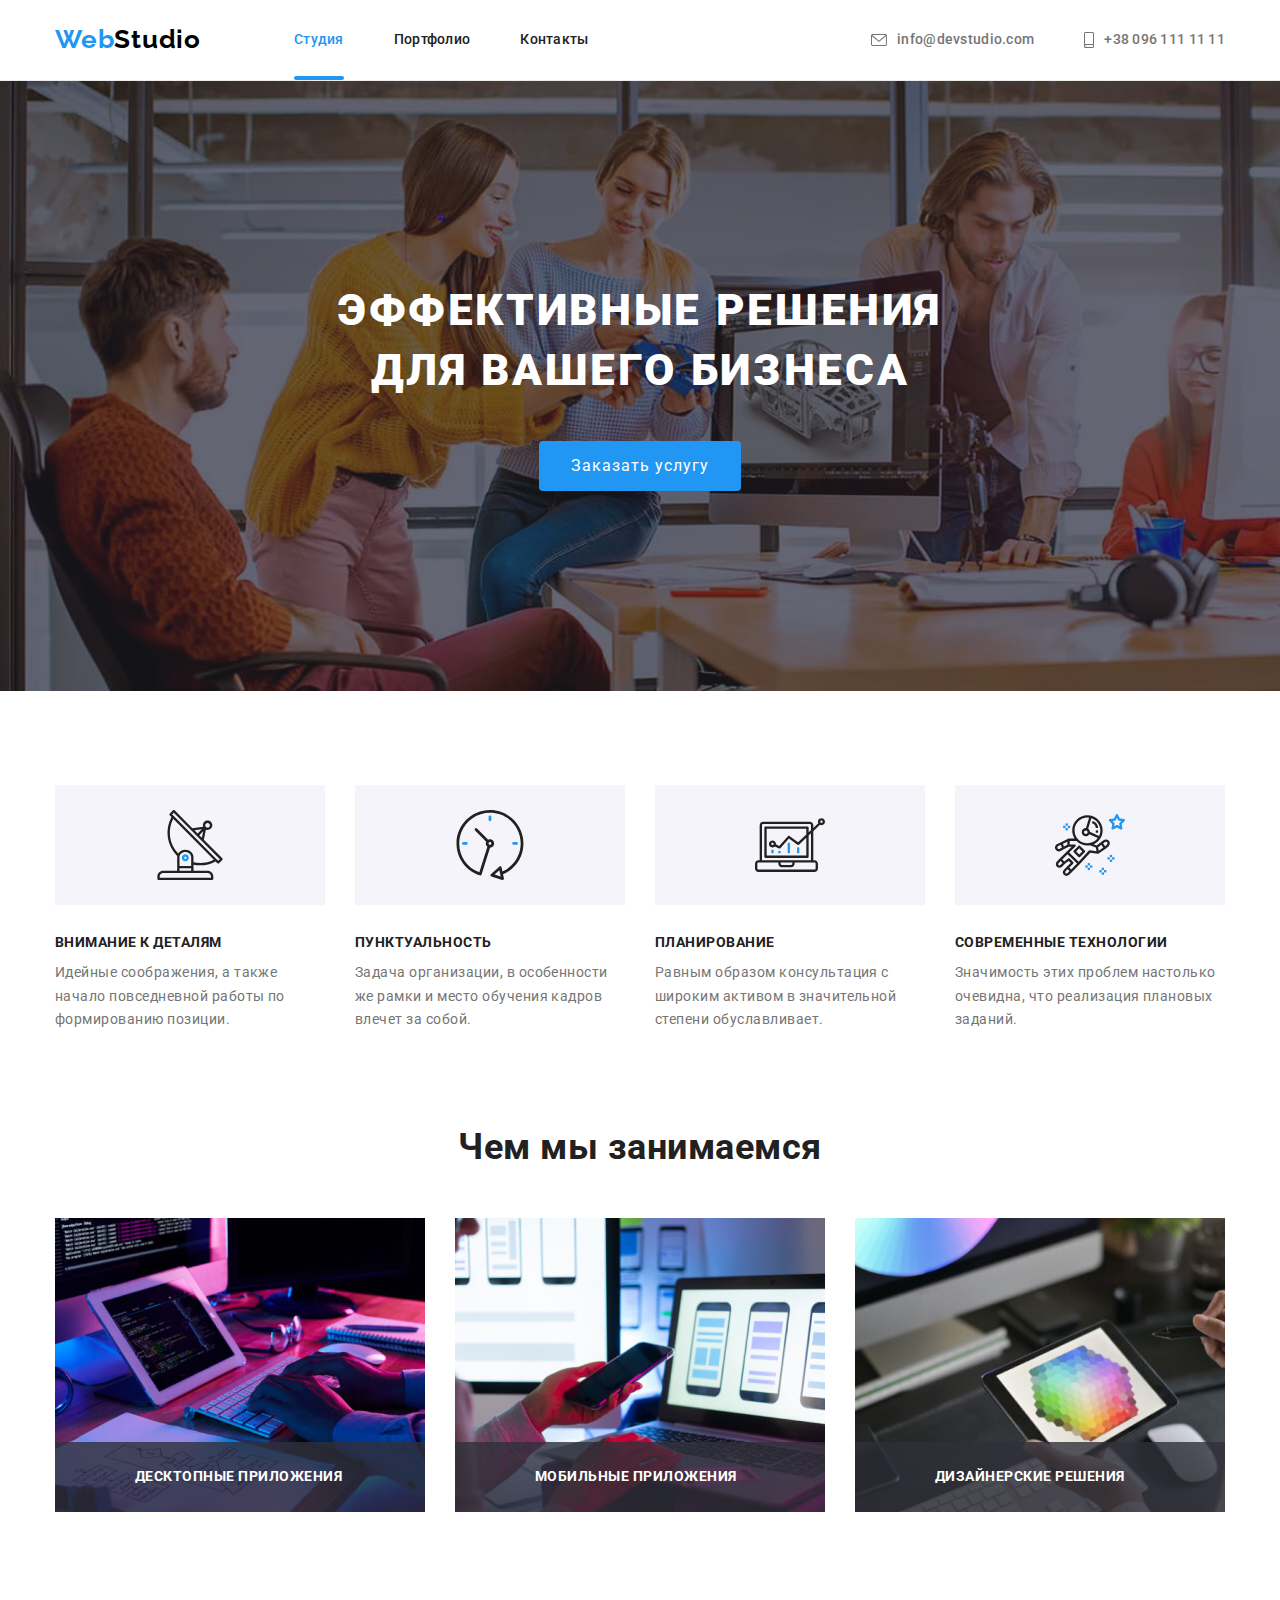
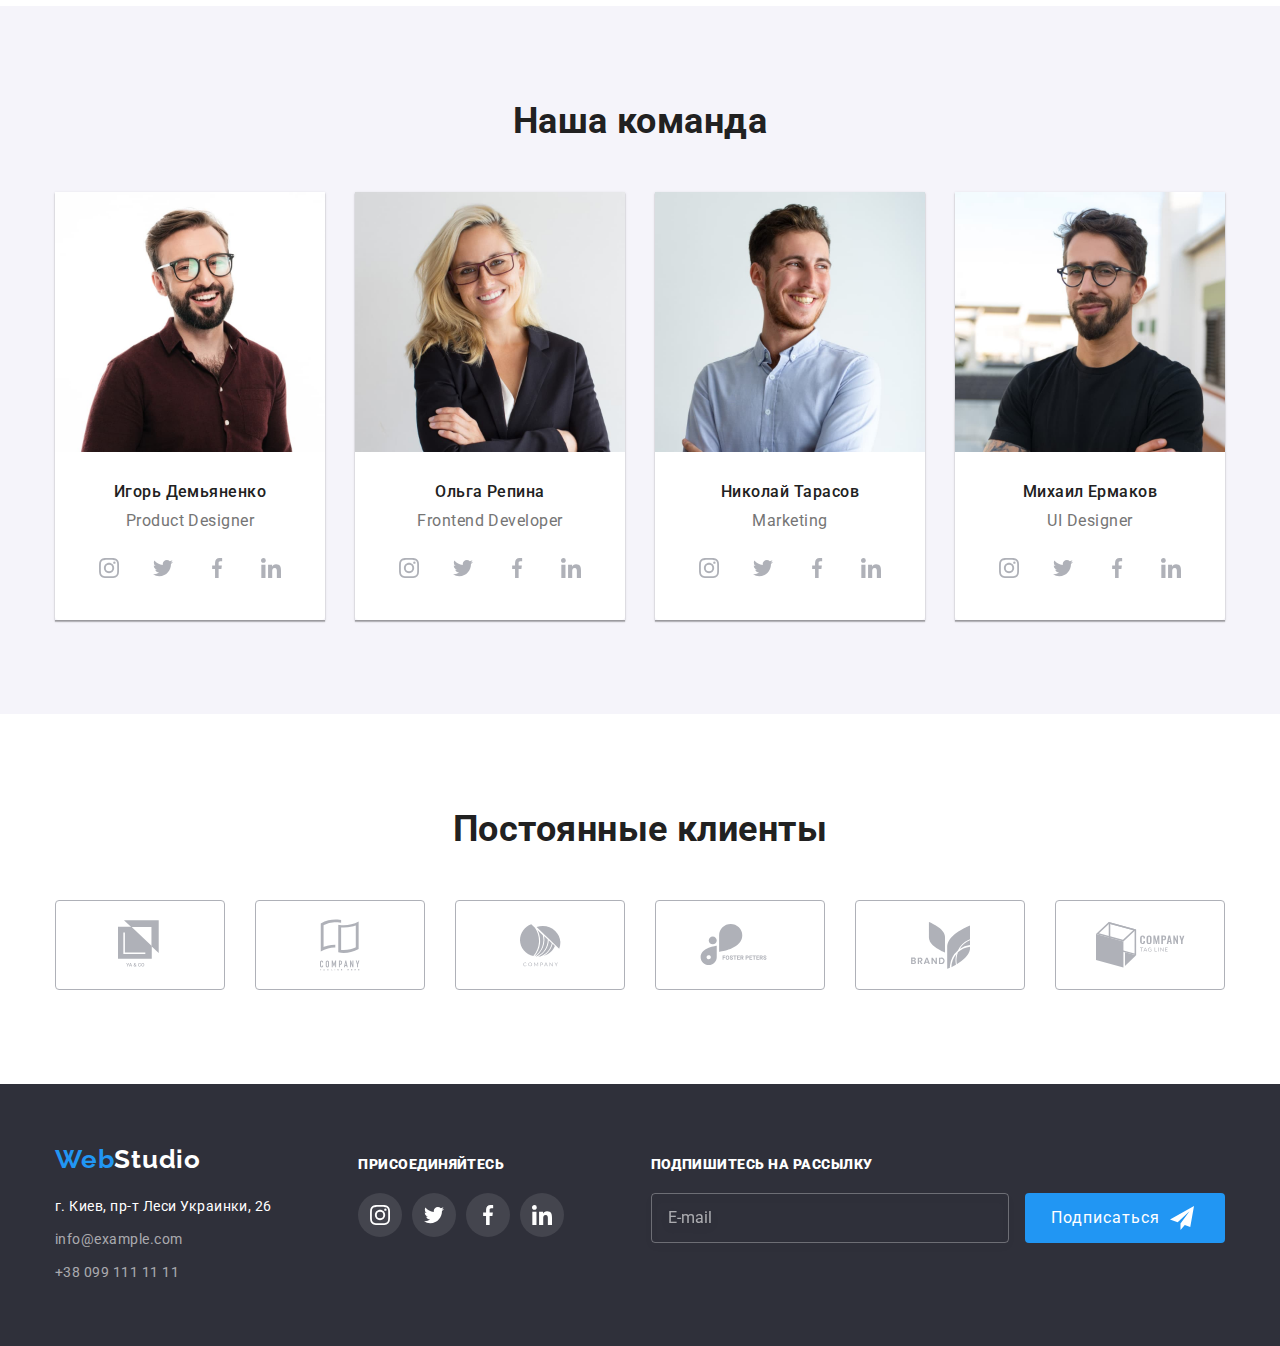
<file: index.html>
<!DOCTYPE html>
<html lang="ru">

<head>
  <meta charset="UTF-8" />
  <meta name="viewport" content="width=device-width, initial-scale=1.0" />
  <title>WebStudio</title>
  <link rel="stylesheet" href="https://cdnjs.cloudflare.com/ajax/libs/modern-normalize/1.0.0/modern-normalize.css">
  <link href="https://fonts.googleapis.com/css2?family=Raleway:wght@700&family=Roboto:wght@400;500;700;900&display=swap"
    rel="stylesheet">
  <link rel="stylesheet" href="./css/styles.css">
</head>

<body>
  <!-- Header -->
  <header class="header">
    <div class="container">
      <nav class="site-nav">
        <a class="logo" href="./index.html" aria-label="логотип вэб студии">Web<span
            class="header-logo">Studio</span></a>
        <ul class="nav-list list">
          <li class="item">
            <a class="link current" href="./index.html">Студия</a>
          </li>
          <li class="item">
            <a class="link" href="./portfolio.html">Портфолио</a>
          </li>
          <li class="item">
            <a class="link" href="">Контакты</a>
          </li>
        </ul>
      </nav>
      <address class="address-link address">
        <ul class="address-list list">
          <li class="item">
            <a class="link" href="mailto:info@devstudio.com">
              <svg class="header-icon" width="16" height="12">
                <use href="./images/sprite.svg#mail"></use>
              </svg>
              info@devstudio.com
            </a>
          </li>
          <li class="item">
            <a class="link" href="tel:+380961111111">
              <svg class="header-icon" width="10" height="16">
                <use href="./images/sprite.svg#phone"></use>
              </svg>
              +38 096 111 11 11
            </a>
          </li>
        </ul>
      </address>
    </div>
  </header>
  <!-- End header -->
  <main>
    <!-- Hero -->
    <section class="hero">
      <div class="container">
        <h1 class="hero-title">Эффективные решения для вашего бизнеса</h1>
        <button class="button" type="button" data-modal-open>Заказать услугу</button>
      </div>
    </section>
    <!-- About us -->
    <section class="section about">
      <div class="container">
        <h2 class="visually-hidden">О нас</h2>
        <ul class="about-list list">
          <li class="item about-item">
            <h3 class="about-subtitle">Внимание к деталям</h3>
            <p class="about-idea">Идейные соображения, а также начало повседневной работы по формированию позиции.</p>
          </li>
          <li class="item about-item">
            <h3 class="about-subtitle">Пунктуальность</h3>
            <p class="about-idea">Задача организации, в особенности же рамки и место обучения кадров влечет за собой.
            </p>
          </li>
          <li class="item about-item">
            <h3 class="about-subtitle">Планирование</h3>
            <p class="about-idea">Равным образом консультация с широким активом в значительной степени обуславливает.
            </p>
          </li>
          <li class="item about-item">
            <h3 class="about-subtitle">Современные технологии</h3>
            <p class="about-idea">Значимость этих проблем настолько очевидна, что реализация плановых заданий.</p>
          </li>
        </ul>
      </div>
    </section>
    <!-- what are we doing -->
    <section class="section works">
      <div class="container">
        <h2 class="title">Чем мы занимаемся</h2>
        <ul class="works-list list">
          <li class="item">
            <a href=""><img src="./images/what_are_we_doing/what_are_we_doing1.jpg"
                aria-label="фото процесса реализации" alt="фото процесса реализации" width="370" height="294"></a>
            <div class="works-wrapper">
              <h3 class="works-subtitle">
                Десктопные приложения
              </h3>
            </div>
          </li>
          <li class="item">
            <a href=""><img src="./images/what_are_we_doing/what_are_we_doing2.jpg"
                aria-label="фото процесса реализации" alt="фото процесса реализации" width="370" height="294"></a>
            <div class="works-wrapper">
              <h3 class="works-subtitle">
                Мобильные приложения
              </h3>
            </div>
          </li>
          <li class="item">
            <a href=""><img src="./images/what_are_we_doing/what_are_we_doing3.jpg"
                aria-label="фото процесса реализации" alt="фото процесса реализации" width="370" height="294"></a>
            <div class="works-wrapper">
              <h3 class="works-subtitle">
                Дизайнерские решения
              </h3>
            </div>
          </li>
        </ul>
      </div>
    </section>
    <!-- End what are we doing -->
    <!-- Our team -->
    <section class="section team">
      <div class="container">
        <h2 class="title">Наша команда</h2>
        <ul class="list team-list">
          <li class="item team-item">
            <img src="./images/our_team/our_team_1.jpg" aria-label="фото Игорь Демьяненко" alt="фото Игорь Демьяненко"
              width="270" height="260">
            <div class="team-card">
              <h3 class="team-subtitle">Игорь Демьяненко</h3>
              <p class="team-position" lang="en">Product Designer</p>
              <ul class="list social-list">
                <li class="social-item">
                  <a class="link social-link" href="https://www.instagram.com/?hl=uk" target="_blank">
                    <svg class="team-svg">
                      <use href="./images/sprite.svg#instagram"></use>
                    </svg>
                  </a>
                </li>
                <li class="social-item">
                  <a class="link social-link" href="https://twitter.com/?lang=uk" target="_blank">
                    <svg class="team-svg">
                      <use href="./images/sprite.svg#twitter"></use>
                    </svg>
                  </a>
                </li>
                <li class="social-item">
                  <a class="link social-link" href="https://uk-ua.facebook.com/" target="_blank">
                    <svg class="team-svg">
                      <use href="./images/sprite.svg#facebook"></use>
                    </svg>
                  </a>
                </li>
                <li class="social-item">
                  <a class="link social-link" href="https://www.linkedin.com/" target="_blank">
                    <svg class="team-svg">
                      <use href="./images/sprite.svg#linkedin"></use>
                    </svg>
                  </a>
                </li>
              </ul>
            </div>
          </li>
          <li class="item team-item">
            <img src="./images/our_team/our_team_2.jpg" aria-label="фото Ольга Репина" alt="фото Ольга Репина"
              width="270" height="260">
            <div class="team-card">
              <h3 class="team-subtitle">Ольга Репина</h3>
              <p class="team-position" lang="en">Frontend Developer</p>
              <ul class="list social-list">
                <li class="social-item">
                  <a class="link social-link" href="https://www.instagram.com/?hl=uk" target="_blank">
                    <svg class="team-svg">
                      <use href="./images/sprite.svg#instagram"></use>
                    </svg>
                  </a>
                </li>
                <li class="social-item">
                  <a class="link social-link" href="https://twitter.com/?lang=uk" target="_blank">
                    <svg class="team-svg">
                      <use href="./images/sprite.svg#twitter"></use>
                    </svg>
                  </a>
                </li>
                <li class="social-item">
                  <a class="link social-link" href="https://uk-ua.facebook.com/" target="_blank">
                    <svg class="team-svg">
                      <use href="./images/sprite.svg#facebook"></use>
                    </svg>
                  </a>
                </li>
                <li class="social-item">
                  <a class="link social-link" href="https://www.linkedin.com/" target="_blank">
                    <svg class="team-svg">
                      <use href="./images/sprite.svg#linkedin"></use>
                    </svg>
                  </a>
                </li>
              </ul>
            </div>
          </li>
          <li class="item team-item">
            <img src="./images/our_team/our_team_3.jpg" aria-label="фото Николай Тарасов" alt="фото Николай Тарасов"
              width="270" height="260">
            <div class="team-card">
              <h3 class="team-subtitle">Николай Тарасов</h3>
              <p class="team-position" lang="en">Marketing</p>
              <ul class="list social-list">
                <li class="social-item">
                  <a class="link social-link" href="https://www.instagram.com/?hl=uk" target="_blank">
                    <svg class="team-svg">
                      <use href="./images/sprite.svg#instagram"></use>
                    </svg>
                  </a>
                </li>
                <li class="social-item">
                  <a class="link social-link" href="https://twitter.com/?lang=uk" target="_blank">
                    <svg class="team-svg">
                      <use href="./images/sprite.svg#twitter"></use>
                    </svg>
                  </a>
                </li>
                <li class="social-item">
                  <a class="link social-link" href="https://uk-ua.facebook.com/" target="_blank">
                    <svg class="team-svg">
                      <use href="./images/sprite.svg#facebook"></use>
                    </svg>
                  </a>
                </li>
                <li class="social-item">
                  <a class="link social-link" href="https://www.linkedin.com/" target="_blank">
                    <svg class="team-svg">
                      <use href="./images/sprite.svg#linkedin"></use>
                    </svg>
                  </a>
                </li>
              </ul>
            </div>
          </li>
          <li class="item team-item">
            <img src="./images/our_team/our_team_4.jpg" aria-label="фото Михаил Ермаков" alt="фото Михаил Ермаков"
              width="270" height="260">
            <div class="team-card">
              <h3 class="team-subtitle">Михаил Ермаков</h3>
              <p class="team-position" lang="en">UI Designer</p>
              <ul class="list social-list">
                <li class="social-item">
                  <a class="link social-link" href="https://www.instagram.com/?hl=uk" target="_blank">
                    <svg class="team-svg">
                      <use href="./images/sprite.svg#instagram"></use>
                    </svg>
                  </a>
                </li>
                <li class="social-item">
                  <a class="link social-link" href="https://twitter.com/?lang=uk" target="_blank">
                    <svg class="team-svg">
                      <use href="./images/sprite.svg#twitter"></use>
                    </svg>
                  </a>
                </li>
                <li class="social-item">
                  <a class="link social-link" href="https://uk-ua.facebook.com/" target="_blank">
                    <svg class="team-svg">
                      <use href="./images/sprite.svg#facebook"></use>
                    </svg>
                  </a>
                </li>
                <li class="social-item">
                  <a class="link social-link" href="https://www.linkedin.com/" target="_blank">
                    <svg class="team-svg">
                      <use href="./images/sprite.svg#linkedin"></use>
                    </svg>
                  </a>
                </li>
              </ul>
            </div>
          </li>
        </ul>
      </div>
    </section>
    <!-- End our team -->
    <!-- Clients -->
    <section class="section">
      <div class="container">
        <h2 class="title">Постоянные клиенты</h2>
        <ul class="list clients-list">
          <li class="item">
            <a class="link link-clients" href="">
              <svg class="client-svg" width="45" height="50">
                <use href="./images/sprite.svg#logo1"></use>
              </svg>
            </a>
          </li>
          <li class="item">
            <a class="link link-clients" href="">
              <svg class="client-svg" width="40" height="52">
                <use href="./images/sprite.svg#logo2"></use>
              </svg>
            </a>
          </li>
          <li class="item">
            <a class="link link-clients" href="">
              <svg class="client-svg" width="41" height="43">
                <use href="./images/sprite.svg#logo3"></use>
              </svg>
            </a>
          </li>
          <li class="item">
            <a class="link link-clients" href="">
              <svg class="client-svg" width="80" height="42">
                <use href="./images/sprite.svg#logo4"></use>
              </svg>
            </a>
          </li>
          <li class="item">
            <a class="link link-clients" href="">
              <svg class="client-svg" width="59" height="47">
                <use href="./images/sprite.svg#logo5"></use>
              </svg>
            </a>
          </li>
          <li class="item">
            <a class="link link-clients" href="">
              <svg class="client-svg" width="89" height="46">
                <use href="./images/sprite.svg#logo6"></use>
              </svg>
            </a>
          </li>
        </ul>
      </div>
    </section>
    <!-- End clients -->
  </main>
  <!-- Footer -->
  <footer class="footer">
    <div class="container">
      <div class="footer-address">
        <a class="logo" href="./index.html" aria-label="логотип вэб студии">Web<span
            class="logo-footer">Studio</span></a>
        <address class="address">
          <ul class="list">
            <li class="item">
              <a class="link map" href="https://goo.gl/maps/pGN7DzXUrCDLFUqRA" target="_blank">г. Киев, пр-т Леси
                Украинки,
                26</a>
            </li>
            <li class="item">
              <a class="link" href="mailto:info@example.com">info@example.com</a>
            </li>
            <li class="item">
              <a class="link" href="tel:+380991111111">+38 099 111 11 11</a>
            </li>
          </ul>
        </address>
      </div>
      <div class="footer-social-list">
        <h2 class="footer-subtitle">
          <b>присоединяйтесь</b>
        </h2>
        <ul class="list footer-list">
          <li class="item">
            <a class=" link footer-social-link" href="https://www.instagram.com/?hl=uk" target="_blank">
              <svg class="footer-link-svg">
                <use href="./images/sprite.svg#instagram"></use>
              </svg>
            </a>
          </li>
          <li class="item">
            <a class=" link footer-social-link" href="https://twitter.com/?lang=uk" target="_blank">
              <svg class="footer-link-svg">
                <use href="./images/sprite.svg#twitter"></use>
              </svg>
            </a>
          </li>
          <li class="item">
            <a class=" link footer-social-link" href="https://uk-ua.facebook.com/" target="_blank">
              <svg class="footer-link-svg">
                <use href="./images/sprite.svg#facebook"></use>
              </svg>
            </a>
          </li>
          <li class="item">
            <a class=" link footer-social-link" href="https://www.linkedin.com/" target="_blank">
              <svg class="footer-link-svg">
                <use href="./images/sprite.svg#linkedin"></use>
              </svg>
            </a>
          </li>
        </ul>
      </div>
      <div class="footer-form">
        <h2 class="footer-subtitle">
          <b>Подпишитесь на рассылку</b>
        </h2>
        <div class="footer-wrapper">
          <form action="#">
            <label>
              <input class="form-input" type="email" name="mail" placeholder="E-mail">
            </label>
            <button class="button" type="submit">Подписаться</button>
          </form>
        </div>
      </div>
    </div>
  </footer>
  <!-- End footer -->
  <!-- Modal window -->
  <div class="backdrop is-hidden" data-modal>
    <div class="modal">
      <form action="#">
        <h2 class="title">
          <b>Оставьте свои данные, мы вам перезвоним</b>
        </h2>
        <ul class="list">
          <li class="item">
            <label class="label">Имя
              <span class="input-wrapper">
                <input class="input" type="text" name="user-name">
                <svg class="form-svg">
                  <use href="./images/sprite.svg#name"></use>
                </svg>
              </span>
            </label>
          </li>
          <li class="item">
            <label class="label">Телефон
              <span class="input-wrapper">
                <input class="input" type="tel" name="tel">
                <svg class="form-svg">
                  <use href="./images/sprite.svg#phone-modal"></use>
                </svg>
              </span>
            </label>
          </li>
          <li class="item">
            <label class="label">Почта
              <span class="input-wrapper">
                <input class="input" type="email" name="email">
                <svg class="form-svg">
                  <use href="./images/sprite.svg#email"></use>
                </svg>
              </span>
            </label>
          </li>
          <li class="item">
            <label class="label">Комментарий
              <textarea class="input input-area" name="coment" placeholder="Введите текст"></textarea>
            </label>
          </li>
        </ul>
        <label>
          <input class="visually-hidden checkbox-hidden" type="checkbox" name="user-policy" value="accept-policy">
          <span class="checkbox"></span>
          <span class="label-policy">Соглашаюсь с рассылкой и принимаю <span><a class="policy" href=""
                target="_blank">Условия договора</a></span></span>
        </label>
        <button class="button" type="submit">Отправить</button>
      </form>
      <button class="close-button" type="button" data-modal-close>
        <svg class="close-modal-svg">
          <use href="./images/sprite.svg#close-modal-window"></use>
        </svg>
      </button>
    </div>
  </div>
  <!-- End modal window -->
  <script src="./JS/main.js"></script>
</body>

</html>
</file>
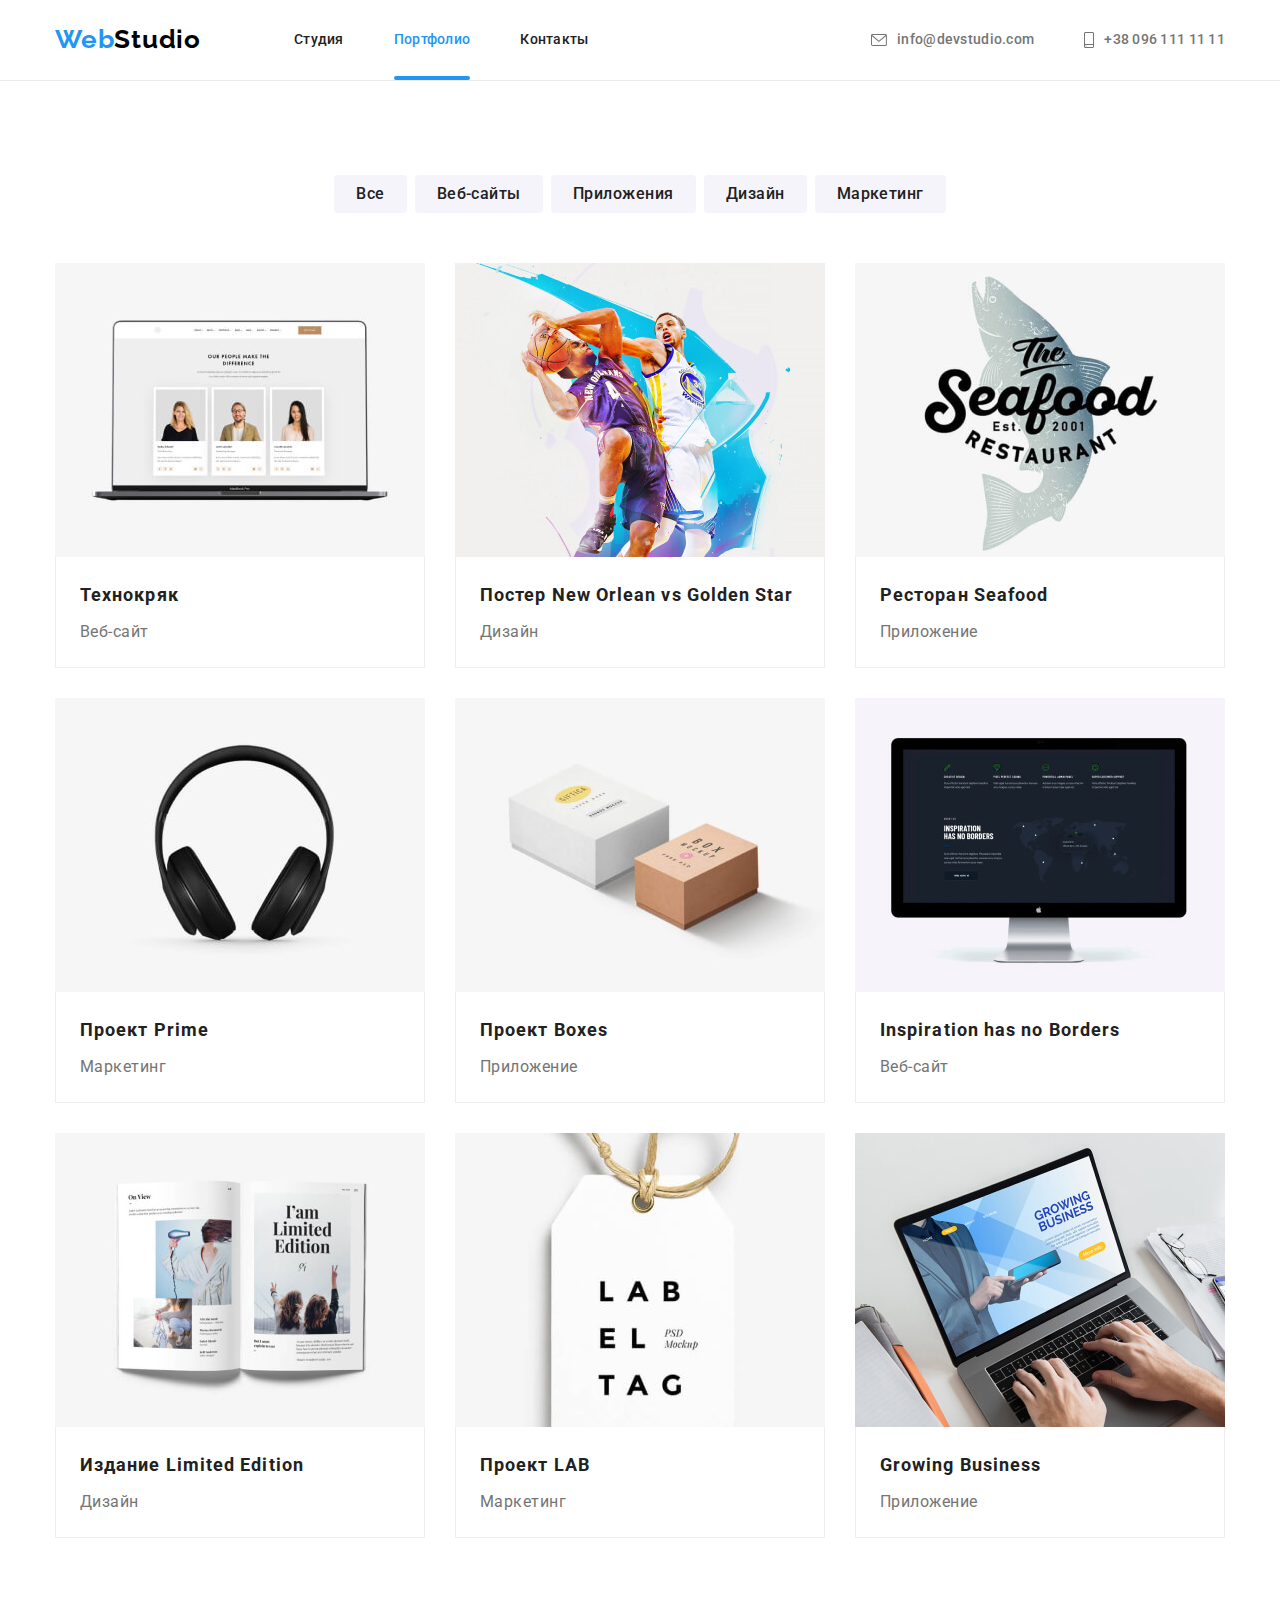
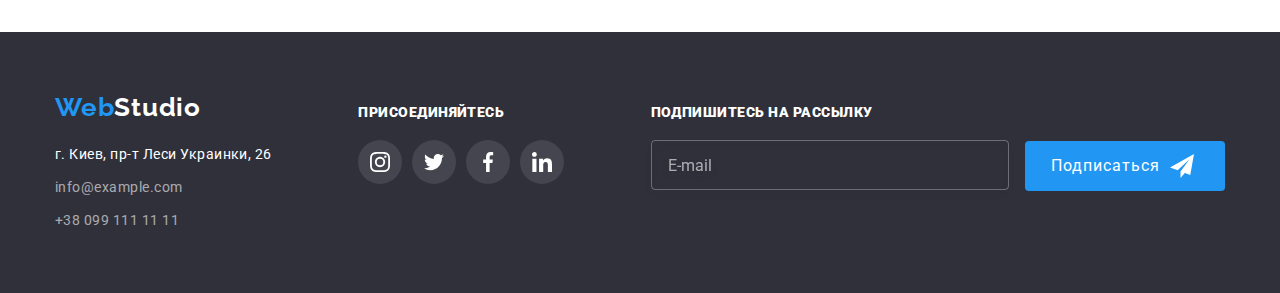
<file: portfolio.html>
<!DOCTYPE html>
<html lang="ru">

<head>
  <meta charset="UTF-8" />
  <meta name="viewport" content="width=device-width, initial-scale=1.0" />
  <title>WebStudio</title>
  <link rel="stylesheet" href="https://cdnjs.cloudflare.com/ajax/libs/modern-normalize/1.0.0/modern-normalize.css">
  <link href="https://fonts.googleapis.com/css2?family=Raleway:wght@700&family=Roboto:wght@400;500;700;900&display=swap"
    rel="stylesheet">
  <link rel="stylesheet" href="./css/styles.css">
</head>

<body>
  <!-- Header -->
  <header class="header">
    <div class="container">
      <nav class="site-nav">
        <a class="logo" href="./index.html" aria-label="логотип вэб студии">Web<span
            class="header-logo">Studio</span></a>
        <ul class="nav-list list">
          <li class="item">
            <a class="link" href="./index.html">Студия</a>
          </li>
          <li class="item">
            <a class="link current" href="./portfolio.html">Портфолио</a>
          </li>
          <li class="item">
            <a class="link" href="">Контакты</a>
          </li>
        </ul>
      </nav>
      <address class="address-link address">
        <ul class="address-list list">
          <li class="item">
            <a class="link" href="mailto:info@devstudio.com">
              <svg class="header-icon" width="16" height="12">
                <use href="./images/sprite.svg#mail"></use>
              </svg>
              info@devstudio.com
            </a>
          </li>
          <li class="item">
            <a class="link" href="tel:+380961111111">
              <svg class="header-icon" width="10" height="16">
                <use href="./images/sprite.svg#phone"></use>
              </svg>
              +38 096 111 11 11
            </a>
          </li>
        </ul>
      </address>
    </div>
  </header>
  <!-- End header -->
  <main>
    <!-- Portfolio -->
    <section class="section">
      <div class="container">
        <h1 class="visually-hidden">Портфолио</h1>
        <ul class="list portfolio-filtrs">
          <li class="item"><button class="button-portfolio" aria-label="Все" type="button">Все</button></li>
          <li class="item"><button class="button-portfolio" aria-label="Веб-сайты" type="button">Веб-сайты</button></li>
          <li class="item"><button class="button-portfolio" aria-label="Приложения" type="button">Приложения</button>
          </li>
          <li class="item"><button class="button-portfolio" aria-label="Дизайн" type="button">Дизайн</button></li>
          <li class="item"><button class="button-portfolio" aria-label="Маркетинг" type="button">Маркетинг</button></li>
        </ul>
        <ul class="list portfolio-list">
          <li class="item">
            <a class="link portfolio-link" href="" target="_blank" aria-label="Веб-сайт Технокряк">
              <div class="portfolio-wrapper">
                <img src="./images/portfolio/tehnokryak.jpg" alt="Веб-сайт Технокряк" width="370" height="294" />
                <div class="overlay">
                  <p>
                    Технокряк это современная площадка распространения коронавируса. Компании используют эту платформу
                    для
                    цифрового
                    шпионажа и атак на защищённые сервера конкурентов.
                  </p>
                </div>
              </div>
              <div class="portfolio-card">
                <h2 class="portfolio-title">Технокряк</h2>
                <p class="portfolio-subtitle">Веб-сайт</p>
              </div>
            </a>
          </li>
          <li class="item">
            <a class="link portfolio-link" href="" target="_blank"
              aria-label="Дизайн постера под матч баскетбольных команд">
              <div class="portfolio-wrapper">
                <img src="./images/portfolio/poster.jpg" alt="постер матча баскетбольных команд" width="370"
                  height="294" />
                <div class="overlay">
                  <p>
                    Lorem ipsum dolor sit amet consectetur adipisicing elit. Nemo repellat commodi repudiandae sapiente
                    ipsam sed laudantium maiores unde odit ut inventore, nihil nam possimus? Suscipit.
                  </p>
                </div>
              </div>
              <div class="portfolio-card">
                <h2 class="portfolio-title">Постер <span lang="en">New Orlean vs Golden Star</span></h2>
                <p class="portfolio-subtitle">Дизайн</p>
              </div>
            </a>
          </li>
          <li class="item">
            <a class="link portfolio-link" href="" target="_blank"
              aria-label="разработка приложения для ресторана морской еды">
              <div class="portfolio-wrapper">
                <img src="./images/portfolio/restaurant.jpg" alt="эмблема ресторана морской еды" width="370"
                  height="294" />
                <div class="overlay">
                  <p>Lorem ipsum dolor sit, amet consectetur adipisicing elit. Possimus dolor eaque eum sapiente minima
                    ipsa odit! Unde laboriosam perferendis deleniti ex, fugit laborum! Debitis, voluptatem asperiores.
                  </p>
                </div>
              </div>
              <div class="portfolio-card">
                <h2 class="portfolio-title">Ресторан <span lang="en">Seafood</span></h2>
                <p class="portfolio-subtitle">Приложение</p>
              </div>
            </a>
          </li>
          <li class="item">
            <a class="link portfolio-link" href="" target="_blank" aria-label="разработка маркетинга для проекта прайм">
              <div class="portfolio-wrapper">
                <img src="./images/portfolio/prime.jpg" alt="фото наушников" width="370" height="294" />
                <div class="overlay">
                  <p>Lorem ipsum dolor sit amet consectetur adipisicing elit. Dolor, excepturi error aspernatur,
                    voluptatibus, deleniti nihil in voluptate ex sunt earum iste minus consequuntur nam quidem repellat.
                  </p>
                </div>
              </div>
              <div class="portfolio-card">
                <h2 class="portfolio-title">Проект <span lang="en">Prime</span> </h2>
                <p class="portfolio-subtitle">Маркетинг</p>
              </div>
            </a>
          </li>
          <li class="item">
            <a class="link portfolio-link" href="" target="_blank"
              aria-label="разработка приложения для дизайна коробок">
              <div class="portfolio-wrapper">
                <img src="./images/portfolio/boxes.jpg" alt="фото дизайнерский коробок" width="370" height="294" />
                <div class="overlay">
                  <p>Lorem ipsum dolor sit amet consectetur adipisicing elit. Maxime repellendus consequatur quasi
                    beatae ea officiis debitis, ullam soluta. Quas atque est a fugit, sunt omnis assumenda?</p>
                </div>
              </div>
              <div class="portfolio-card">
                <h2 class="portfolio-title">Проект <span lang="en">Boxes</span></h2>
                <p class="portfolio-subtitle">Приложение</p>
              </div>
            </a>
          </li>
          <li class="item">
            <a class="link portfolio-link" href="" target="_blank" aria-label="разработка коропоративного вэб сайта">
              <div class="portfolio-wrapper">
                <img src="./images/portfolio/inspiration.jpg" alt="разработка вэб сайта" width="370" height="294" />
                <div class="overlay">
                  <p>Lorem ipsum dolor sit amet consectetur adipisicing elit. Nulla minus perferendis quos atque
                    similique veritatis pariatur temporibus id iste? Inventore earum dolore eum, quas ipsum dicta.</p>
                </div>
              </div>
              <div class="portfolio-card">
                <h2 class="portfolio-title" lang="en">Inspiration has no Borders</h2>
                <p class="portfolio-subtitle">Веб-сайт</p>
              </div>
            </a>
          </li>
          <li class="item">
            <a class="link portfolio-link" href="" target="_blank" aria-label="разработка дизайна книги">
              <div class="portfolio-wrapper">
                <img src="./images/portfolio/limited-edition.jpg" alt="дизайн книги" width="370" height="294" />
                <div class="overlay">
                  <p>Lorem ipsum dolor sit amet consectetur adipisicing elit. Ducimus, dolorum amet culpa totam porro
                    laborum distinctio reiciendis laboriosam ut maiores quo odit rerum beatae harum animi.</p>
                </div>
              </div>
              <div class="portfolio-card">
                <h2 class="portfolio-title">Издание <span lang="en">Limited Edition</span></h2>
                <p class="portfolio-subtitle">Дизайн</p>
              </div>
            </a>
          </li>
          <li class="item">
            <a class="link portfolio-link" href="" target="_blank" aria-label="разработка маркетингового проэкта лаб">
              <div class="portfolio-wrapper">
                <img src="./images/portfolio/lab.jpg" alt="дизайн маркетингового проекта" width="370" height="294" />
                <div class="overlay">
                  <p>Lorem ipsum dolor sit amet consectetur adipisicing elit. Vitae tenetur quis animi natus id quidem
                    ab dolor, iure rerum maiores quo sit unde incidunt fuga hic!</p>
                </div>
              </div>
              <div class="portfolio-card">
                <h2 class="portfolio-title">Проект <span lang="en">LAB</span></h2>
                <p class="portfolio-subtitle">Маркетинг</p>
              </div>
            </a>
          </li>
          <li class="item">
            <a class="link portfolio-link" href="" target="_blank" aria-label="разработка бизнесс приложения">
              <div class="portfolio-wrapper">
                <img src="./images/portfolio/crowing-business.jpg" alt="разработка приложения для бизнесса" width="370"
                  height="294" />
                <div class="overlay">
                  <p>Lorem ipsum dolor sit amet consectetur adipisicing elit. Incidunt modi consectetur, ad odio,
                    reiciendis non nobis accusamus quam voluptas distinctio ipsa. Eius qui nesciunt quisquam
                    exercitationem.</p>
                </div>
              </div>
              <div class="portfolio-card">
                <h2 class="portfolio-title" lang="en">Growing Business</h2>
                <p class="portfolio-subtitle">Приложение</p>
              </div>
            </a>
          </li>
        </ul>
      </div>
    </section>
  </main>
  <!-- Footer -->
  <footer class="footer">
    <div class="container">
      <div class="footer-address">
        <a class="logo" href="./index.html" aria-label="логотип вэб студии">Web<span
            class="logo-footer">Studio</span></a>
        <address class="address">
          <ul class="list">
            <li class="item">
              <a class="link map" href="https://goo.gl/maps/pGN7DzXUrCDLFUqRA" target="_blank">г. Киев, пр-т Леси
                Украинки,
                26</a>
            </li>
            <li class="item">
              <a class="link" href="mailto:info@example.com">info@example.com</a>
            </li>
            <li class="item">
              <a class="link" href="tel:+380991111111">+38 099 111 11 11</a>
            </li>
          </ul>
        </address>
      </div>
      <div class="footer-social-list">
        <h2 class="footer-subtitle">
          <b>присоединяйтесь</b>
        </h2>
        <ul class="list footer-list">
          <li class="item">
            <a class=" link footer-social-link" href="https://www.instagram.com/?hl=uk" target="_blank">
              <svg class="footer-link-svg">
                <use href="./images/sprite.svg#instagram"></use>
              </svg>
            </a>
          </li>
          <li class="item">
            <a class=" link footer-social-link" href="https://twitter.com/?lang=uk" target="_blank">
              <svg class="footer-link-svg">
                <use href="./images/sprite.svg#twitter"></use>
              </svg>
            </a>
          </li>
          <li class="item">
            <a class=" link footer-social-link" href="https://uk-ua.facebook.com/" target="_blank">
              <svg class="footer-link-svg">
                <use href="./images/sprite.svg#facebook"></use>
              </svg>
            </a>
          </li>
          <li class="item">
            <a class=" link footer-social-link" href="https://www.linkedin.com/" target="_blank">
              <svg class="footer-link-svg">
                <use href="./images/sprite.svg#linkedin"></use>
              </svg>
            </a>
          </li>
        </ul>
      </div>
      <div class="footer-form">
        <h2 class="footer-subtitle">
          <b>Подпишитесь на рассылку</b>
        </h2>
        <div class="footer-wrapper">
          <form action="#">
            <label>
              <input class="form-input" type="email" name="mail" placeholder="E-mail">
            </label>
            <button class="button" type="submit">Подписаться</button>
          </form>
        </div>
      </div>
    </div>
  </footer>
  <!-- End footer -->
</body>

</html>
</file>
<file: css/styles.css>
:root {
  --main-font: "Roboto", sans-serif;
  --secondary-font: "Raleway", sans-serif;
  --primary-text-color: #212121;
  --secondary-text-color: #757575;
  --the-third-text-color: #ffffff;
  --accent-color: #2196f3;
  --main-background-color: #ffffff;
  --secondary-background-color: #2f303a;
  --the-third-background-color: #f5f4fa;
  --primary-svg-color: #afb1b8;
  --main-animation: cubic-bezier(0.4, 0, 0.2, 1);
}

*,
*::before,
*::after {
  margin: 0;
  padding: 0;
}

body {
  font-family: var(--main-font);
  font-style: normal;
  letter-spacing: 0.03em;
  font-weight: 700;
}

img {
  display: block;
}

.list {
  list-style: none;
}

.link {
  text-decoration: none;
}

.address {
  font-style: normal;
}

.section {
  padding-top: 94px;
  padding-bottom: 94px;
  background-color: var(--main-background-color);
}

.container {
  max-width: 1200px;
  margin-left: auto;
  margin-right: auto;
  padding-right: 15px;
  padding-left: 15px;
}

.title {
  margin-bottom: 50px;
  font-size: 36px;
  line-height: 1.167;
  text-align: center;
  color: var(--primary-text-color);
}

/* ===== HIDDEN TITLE ===== */
.visually-hidden {
  position: absolute;
  width: 1px;
  height: 1px;
  margin: -1px;
  border: 0;
  padding: 0;

  white-space: nowrap;
  clip-path: inset(100%);
  clip: rect(0 0 0 0);
  overflow: hidden;
}
/* ===== END HIDDEN TITLE ===== */

/* ===== MODAL WINDOW ===== */
.backdrop {
  position: fixed;
  top: 0;
  left: 0;
  right: 0;
  bottom: 0;
  background-color: rgba(0, 0, 0, 0.2);
  opacity: 1;
  transition: background-color 750ms var(--main-animation), opacity 750ms var(--main-animation);
}

.backdrop.is-hidden {
  background-color: rgba(33, 150, 243, 0.9);
  opacity: 0;
  /* visibility: hidden; */
  pointer-events: none;
}

.backdrop.is-hidden .modal {
  transform: translate(-50%, -50%) scale(0);
}

.modal {
  position: absolute;
  top: 50%;
  left: 50%;
  transform: translate(-50%, -50%) scale(1);

  min-width: 528px;
  min-height: 581px;
  padding: 40px;
  background-color: var(--main-background-color);

  /* transition-property: transform;
  transition-duration: 500ms;
  transition-timing-function: cubic-bezier(0.4, 0, 0.2, 1); */

  transition: transform 500ms var(--main-animation);
}

.close-button {
  position: absolute;
  top: 8px;
  right: 8px;
  width: 30px;
  height: 30px;
  background-color: var(--main-background-color);
  border: 1px solid rgba(0, 0, 0, 0.1);
  border-radius: 50%;
  cursor: pointer;
}

.close-modal-svg {
  position: absolute;
  top: 50%;
  left: 50%;
  transform: translate(-50%, -50%) scale(1);
  height: 11px;
  width: 11px;
  fill: var(--primary-text-color);
  transition: fill 250ms var(--main-animation), transform 250ms var(--main-animation);
}

.close-button:hover .close-modal-svg,
.close-button:focus .close-modal-svg {
  fill: var(--accent-color);
  transform: translate(-50%, -50%) scale(1.5);
}

.modal .title {
  font-size: 20px;
  line-height: 1.15;
  text-align: center;
  color: var(--primary-text-color);
}

.modal .item:not(:last-child) {
  position: relative;
  margin-bottom: 10px;
}

.modal .item:last-child {
  margin-bottom: 20px;
}

.label {
  display: block;
  font-weight: 400;
  font-size: 12px;
  line-height: 1.17;
  letter-spacing: 0.01em;
  color: var(--secondary-text-color);
  transition: fill 250ms var(--main-animation);
}

.input {
  display: block;
  width: 448px;
  height: 40px;
  border: 1px solid rgba(33, 33, 33, 0.2);
  border-radius: 4px;
  padding-left: 42px;
  padding-top: 12px;
  padding-right: 12px;
  padding-bottom: 12px;
  outline: none;
  margin-top: 4px;
  transition: border-color 250ms var(--main-animation);
}

.input:focus {
  outline: none;
  border-color: var(--accent-color);
}

.label:focus-within {
  fill: var(--accent-color);
}

.input-wrapper {
  position: relative;
  display: block;
}

.form-svg {
  position: absolute;
  top: 50%;
  left: 12px;
  transform: translateY(-50%);

  width: 18px;
  height: 18px;
  color: transparent;
}

.input-area {
  width: 448px;
  height: 120px;
  resize: none;
  padding: 12px 16px;
}

.input-area::placeholder {
  color: rgba(117, 117, 117, 0.5);
}

.checkbox {
  display: inline-flex;
  content: "";
  width: 16px;
  height: 15px;
  border: 2px solid var(--primary-text-color);
  border-radius: 4px;
  margin-right: 8px;
  transition: background-color 250ms var(--main-animation), border-color 250ms var(--main-animation),
    outline 250ms var(--main-animation);
}

.checkbox-hidden:focus + .checkbox {
  outline: 2px solid #2196f3;
  border: none;
}

.checkbox-hidden:checked + .checkbox {
  background-color: var(--accent-color);
  background-image: url(..//images/modal_window/ok.svg);
  background-repeat: no-repeat;
  background-position: center center;
  background-size: contain;
  background-origin: border-box;
  border-color: var(--accent-color);
  outline: none;
}

.label-policy {
  font-weight: 400;
  font-size: 14px;
  line-height: 1.71;
  color: var(--secondary-text-color);
}

.policy {
  font-weight: 400;
  font-size: 14px;
  line-height: 1.71;
  color: var(--accent-color);
}

.modal .button {
  margin-top: 30px;
  cursor: pointer;
}

/* ===== END MODAL WINDOW ===== */

/* ===== COMPONENTS ===== */
.logo {
  font-family: var(--secondary-font);
  font-style: normal;
  font-size: 26px;
  line-height: 1.19;
  letter-spacing: 0.03em;
  color: #2196f3;
  text-decoration: none;
}

.logo-footer {
  color: var(--the-third-text-color);
}

.header-logo {
  color: #000000;
}

.button {
  display: block;
  margin-left: auto;
  margin-right: auto;
  background-color: var(--accent-color);
  font-size: 16px;
  line-height: 1.875;
  letter-spacing: 0.06em;
  padding: 10px 32px;
  border-radius: 4px;
  border: none;
  color: var(--main-background-color);
}

.button-portfolio {
  display: block;
  color: var(--primary-text-color);
  background-color: var(--the-third-background-color);
  font-weight: 500;
  font-size: 16px;
  line-height: 1.625;
  letter-spacing: 0.03em;
  padding: 6px 22px;
  text-decoration: none;
  border-radius: 4px;
  border: none;
  transition: background-color 250ms var(--main-animation), color 250ms var(--main-animation);
}

.portfolio-filtrs {
  margin-bottom: 50px;
}

.portfolio-filtrs .item:not(:last-child) {
  margin-right: 8px;
}

.button-portfolio:hover,
.button-portfolio:focus {
  cursor: pointer;
  background-color: var(--accent-color);
  color: var(--the-third-text-color);
}
/* ===== END COMPONENTS ===== */

/* ===== HEADER ===== */
.header {
  /* max-width: 1600px;
  margin-left: auto;
  margin-right: auto; */
  border-bottom-width: 1px;
  border-bottom-style: solid;
  border-bottom-color: #ececec;
  background-color: var(--main-background-color);
}

.header .list {
  padding-left: 0;
}

.header .container {
  display: flex;
  align-items: center;
  justify-content: space-between;
}

.header .logo {
  padding-top: 24px;
  padding-bottom: 25px;
  display: flex;
  align-items: center;
  margin-right: 93px;
}

.site-nav {
  display: flex;
}

.nav-list {
  display: flex;
}

.nav-list .item:not(:last-child) {
  margin-right: 50px;
}

.address-list {
  display: flex;

  /* align-items: center; */
  margin-left: auto;
}

.address-list .item:not(:first-child) {
  margin-left: 50px;
}

.site-nav .link {
  display: block;
  padding-top: 32px;

  color: var(--primary-text-color);
  font-weight: 500;
  font-size: 14px;
  line-height: 1.14;
  letter-spacing: 0.02em;
  transition: color 250ms var(--main-animation);
}

.address-link .link {
  display: flex;
  align-items: center;
  padding-top: 20px;
  padding-bottom: 20px;
  color: var(--secondary-text-color);
  font-weight: 500;
  font-size: 14px;
  line-height: 1.14;
  letter-spacing: 0.02em;
  transition: color 250ms var(--main-animation);
}

.site-nav .link:hover,
.site-nav .link:focus,
.address-link .link:hover,
.address-link .link:focus {
  color: var(--accent-color);
}

.site-nav .link.current {
  color: var(--accent-color);
}

.nav-list .current::after {
  content: "";
  display: block;
  height: 4px;
  width: 100%;
  margin-top: 28px;
  background-color: var(--accent-color);
  border-radius: 2px;
}

.header-icon {
  margin-right: 10px;
  fill: currentColor;
}

/* ===== END HEADER ===== */

/* ===== HERO ===== */
.hero {
  /* max-width: 1600px;
  margin-left: auto;
  margin-right: auto; */
  padding-top: 200px;
  padding-bottom: 200px;
  background-color: var(--secondary-background-color);
  background-image: linear-gradient(rgba(47, 48, 58, 0.4), rgba(47, 48, 58, 0.4)), url(../images/hero/hero-bg.jpg);
  background-repeat: no-repeat;
  background-size: cover;
}

.hero-title {
  margin-bottom: 40px;
  max-width: 696px;
  margin-left: auto;
  margin-right: auto;
  font-weight: 900;
  font-size: 44px;
  line-height: 1.36;
  text-align: center;
  letter-spacing: 0.06em;
  text-transform: uppercase;
  color: var(--the-third-text-color);
}
/* ===== END HERO ===== */

/* ===== ABOUT US ===== */
.about {
  padding-bottom: 47px;
}

.about-list {
  display: flex;
  justify-content: space-between;
}

.about-list .item {
  max-width: 270px;
}

.about-list .item:not(:last-child) {
  margin-right: 30px;
}

.about-item::before {
  content: "";
  display: block;
  height: 120px;
  width: 270px;
  margin-bottom: 30px;
  background-color: var(--the-third-background-color);
  background-repeat: no-repeat;
}

.about-item:nth-child(1)::before {
  background-image: url(../images/feature1.svg);
  background-position: center center;
}

.about-item:nth-child(2)::before {
  background-image: url(../images/feature2.svg);
  background-position: center center;
}

.about-item:nth-child(3)::before {
  background-image: url(../images/feature3.svg);
  background-position: center center;
}

.about-item:nth-child(4)::before {
  background-image: url(../images/feature4.svg);
  background-position: center center;
}

.about-subtitle {
  margin-bottom: 10px;
  font-size: 14px;
  line-height: 1.14;
  text-transform: uppercase;
  color: var(--primary-text-color);
}

.about-idea {
  font-weight: 400;
  font-size: 14px;
  line-height: 1.71;
  color: var(--secondary-text-color);
}
/* ===== END ABOUT US ===== */

/* ===== WHAT ARE WE DOING ===== */
.works {
  padding-top: 47px;
}

.works-list {
  display: flex;
  justify-content: center;
}

.works-list .item:not(:last-child) {
  margin-right: 30px;
}

.works-list .item {
  position: relative;
}

.works-wrapper {
  position: absolute;
  pointer-events: none;
  padding: 27px 80px;
  left: 0;
  bottom: 0;
  width: 370px;
  height: 70px;
  background-color: rgba(47, 48, 58, 0.8);
}

.works-subtitle {
  font-size: 14px;
  line-height: 1.14;
  color: var(--the-third-text-color);
  text-transform: uppercase;
}
/* ===== END WHAT ARE WE DOING ===== */

/* ===== OUR TEAM ===== */
.team {
  background-color: var(--the-third-background-color);
}

.team-list {
  display: flex;
  justify-content: center;
}

.team-card {
  padding: 30px 32px;
  background-color: var(--main-background-color);
  text-align: center;
  border-bottom-left-radius: 4px;
  border-bottom-right-radius: 4px;
}

.social-list {
  display: flex;
}

.social-item {
  display: flex;
  align-items: center;
  justify-content: center;
}

.social-link {
  display: flex;
  align-items: center;
  justify-content: center;
  width: 44px;
  height: 44px;
  background: var(--main-background-color);
  border-radius: 50%;
  color: var(--primary-svg-color);
  transition: background-color 250ms var(--main-animation), color 250ms var(--main-animation);
}

.social-link:hover,
.social-link:focus {
  color: var(--the-third-text-color);
  background-color: var(--accent-color);
}

.team-svg {
  width: 20px;
  height: 20px;
  fill: currentColor;
}

.team-item {
  box-shadow: 0px 1px 3px rgba(0, 0, 0, 0.12), 0px 1px 1px rgba(0, 0, 0, 0.14), 0px 2px 1px rgba(0, 0, 0, 0.2);
}

.team-list .item:not(:last-child) {
  margin-right: 30px;
}

.social-item:not(:last-child) {
  margin-right: 10px;
}

.team-subtitle {
  margin-bottom: 10px;
  font-weight: 500;
  font-size: 16px;
  line-height: 1.19;
  color: var(--primary-text-color);
}

.team-position {
  margin-bottom: 16px;
  font-weight: 400;
  font-size: 16px;
  line-height: 1.19;
  color: var(--secondary-text-color);
}
/* ===== END OUR TEAM ===== */

/* ===== CLIENTS ===== */
.clients-list {
  display: flex;
  justify-content: space-between;
}

.link-clients {
  display: flex;
  align-items: center;
  justify-content: center;
  width: 170px;
  height: 90px;
  border: 1px solid var(--primary-svg-color);
  border-radius: 4px;
  color: var(--primary-svg-color);
  transition: background-color 250ms var(--main-animation), color 250ms var(--main-animation);
}

.client-svg {
  fill: currentColor;
}

.link-clients:hover,
.link-clients:focus {
  border-color: var(--accent-color);
  color: var(--accent-color);
}
/* ===== END CLIENTS ===== */

/* ===== FOOTER ===== */
.footer {
  /* max-width: 1600px;
  margin-left: auto;
  margin-right: auto; */
  background-color: var(--secondary-background-color);
}

.footer .logo {
  display: block;
  margin-bottom: 20px;
}

.footer .item:not(:last-child) {
  margin-bottom: 9px;
}

.footer .container {
  display: flex;
  justify-content: space-between;
}

.footer .link {
  font-weight: 400;
  font-size: 14px;
  line-height: 1.71;
  color: rgba(255, 255, 255, 0.6);
}

.footer .link.map {
  color: var(--the-third-text-color);
}

.footer-address {
  padding-top: 60px;
  padding-bottom: 60px;
}

.footer-subtitle {
  display: block;
  margin-bottom: 20px;
  text-transform: uppercase;
  font-size: 14px;
  color: var(--the-third-text-color);
}

.footer-list {
  display: flex;
  justify-content: space-between;
}

.footer-social-list {
  padding-top: 72px;
  padding-bottom: 100px;
}

.footer-social-link {
  display: flex;
  align-items: center;
  justify-content: center;
  width: 44px;
  height: 44px;
  background: rgba(255, 255, 255, 0.1);
  border-radius: 50%;
  transition: background-color 250ms var(--main-animation);
}

.footer-social-link:hover,
.footer-social-link:focus {
  background-color: var(--accent-color);
}

.footer-social-list .item:not(:last-child) {
  margin-right: 10px;
}

.footer-link-svg {
  width: 20px;
  height: 20px;
  fill: var(--the-third-text-color);
}

.footer-form {
  padding-top: 72px;
  padding-bottom: 94px;
}

.footer-wrapper {
  display: flex;
}

.footer .form-input {
  width: 358px;
  height: 50px;
  padding: 15px 16px;
  background-color: transparent;
  border: 1px solid rgba(255, 255, 255, 0.3);
  filter: drop-shadow(0px 4px 4px rgba(0, 0, 0, 0.15));
  border-radius: 4px;
  color: var(--the-third-text-color);
  margin-right: 12px;
}

.footer .form-input:focus {
  background-color: transparent;
  border: 1px solid rgba(255, 255, 255, 0.3);
  filter: drop-shadow(0px 4px 4px rgba(0, 0, 0, 0.15));
  border-radius: 4px;
  color: var(--the-third-text-color);
}

.form-input::placeholder {
  color: rgba(255, 255, 255, 0.6);
}

.footer .button {
  width: 200px;
  display: inline-flex;
  align-items: center;
  padding: 10px 26px;
}

.footer .button::after {
  content: "";
  width: 24px;
  height: 24px;
  background-image: url(../images/icon-send.svg);
  background-repeat: no-repeat;
  margin-left: 10px;
}
/* ===== END FOOTER ===== */

/* ===== PORTFOLIO ===== */
.portfolio-list {
  display: flex;
  flex-wrap: wrap;
}

.portfolio-list .item:not(:nth-last-child(-n + 3)) {
  margin-bottom: 30px;
}

.portfolio-list .item:not(:nth-child(3n)) {
  margin-right: 30px;
}

.portfolio-filtrs {
  display: flex;
  justify-content: center;
}

.portfolio-title {
  margin-bottom: 4px;
  font-size: 18px;
  line-height: 2;
  letter-spacing: 0.06em;
  color: var(--primary-text-color);
}

.portfolio-subtitle {
  font-weight: 400;
  font-size: 16px;
  line-height: 1.875;
  color: var(--secondary-text-color);
}

.portfolio-card {
  padding-top: 20px;
  padding-right: 24px;
  padding-left: 24px;
  padding-bottom: 20px;
  border-left: 1px solid #eeeeee;
  border-right: 1px solid #eeeeee;
  border-bottom: 1px solid #eeeeee;
}

.portfolio-link {
  transition: box-shadow 250ms var(--main-animation);
}

.portfolio-link:hover,
.portfolio-link:focus {
  display: block;
  box-shadow: 0px 1px 1px rgba(0, 0, 0, 0.12), 0px 4px 4px rgba(0, 0, 0, 0.06), 1px 4px 6px rgba(0, 0, 0, 0.16);
}

.portfolio-wrapper {
  position: relative;
  overflow: hidden;
}

.overlay {
  position: absolute;
  top: 0;
  left: 0;
  right: 0;
  bottom: 0;
  transform: translateY(100%);
  transition: transform 250ms var(--main-animation), opacity 250ms var(--main-animation);
  opacity: 0;
  pointer-events: none;
  padding: 63px 24px;
  background-color: rgba(33, 150, 243, 0.9);
}

.portfolio-link:hover .overlay,
.portfolio-link:focus .overlay {
  transform: translateY(0%);
  opacity: 1;
}

.overlay p {
  font-weight: 400;
  font-size: 18px;
  line-height: 1.56;
  color: var(--the-third-text-color);
}
/* ===== END PORTFOLIO ===== */
</file>
